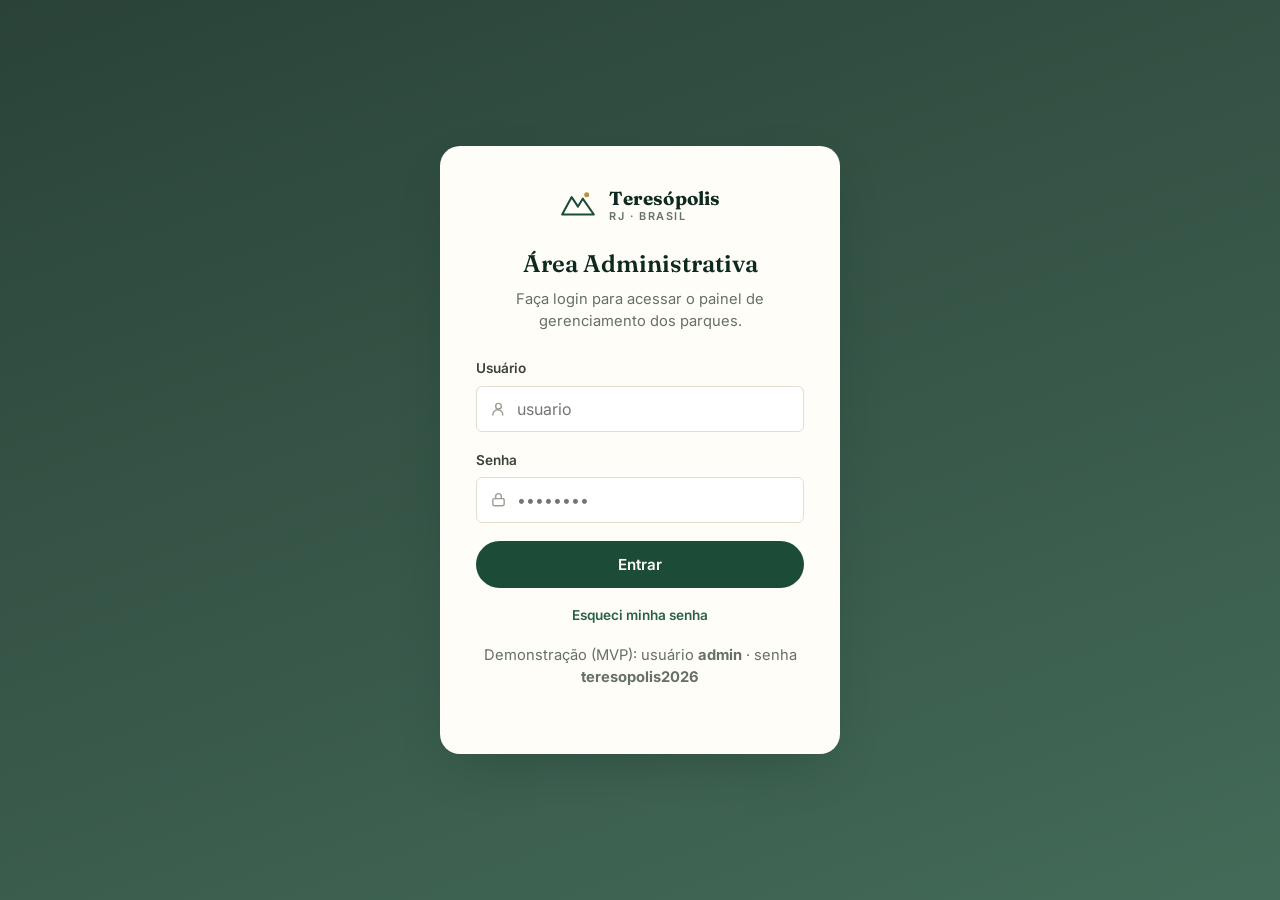
<file: PROJETO FRONT-END FACULDADE/teresopolis/admin.html>
<!DOCTYPE html>
<html lang="pt-BR">
<head>
<meta charset="UTF-8">
<meta name="viewport" content="width=device-width, initial-scale=1.0">
<title>Painel Administrativo — Teresópolis Parques</title>
<link rel="stylesheet" href="css/style.css">
</head>
<body>

<div class="admin-shell">
  <aside class="admin-sidebar">
    <a href="index.html" class="logo">
      <svg viewBox="0 0 48 48" fill="none" xmlns="http://www.w3.org/2000/svg" aria-hidden="true">
        <path d="M4 36L16 14L24 26L30 16L44 36H4Z" stroke="#dfe8de" stroke-width="2.6" stroke-linejoin="round" stroke-linecap="round"/>
        <circle cx="35" cy="11" r="3.2" fill="#b8933d"/>
      </svg>
      <span class="logo-text"><strong>Teresópolis</strong><span>RJ · BRASIL</span></span>
    </a>
    <nav class="admin-nav" id="admin-nav">
      <a href="#dashboard" data-view="dashboard" class="is-active">
        <svg viewBox="0 0 24 24" fill="none" stroke="currentColor" stroke-width="2"><rect x="3" y="3" width="7" height="9" rx="1.5"/><rect x="14" y="3" width="7" height="5" rx="1.5"/><rect x="14" y="12" width="7" height="9" rx="1.5"/><rect x="3" y="16" width="7" height="5" rx="1.5"/></svg>
        Dashboard
      </a>
      <a href="#parques" data-view="parques">
        <svg viewBox="0 0 24 24" fill="none" stroke="currentColor" stroke-width="2"><path d="M3 20l6-16 4 10 3-6 5 12"/></svg>
        Parques
      </a>
      <a href="#horarios" data-view="horarios">
        <svg viewBox="0 0 24 24" fill="none" stroke="currentColor" stroke-width="2"><circle cx="12" cy="12" r="9"/><polyline points="12 7 12 12 15.5 14"/></svg>
        Horários
      </a>
      <a href="#eventos" data-view="eventos">
        <svg viewBox="0 0 24 24" fill="none" stroke="currentColor" stroke-width="2"><rect x="3" y="5" width="18" height="16" rx="2"/><line x1="3" y1="10" x2="21" y2="10"/><line x1="8" y1="3" x2="8" y2="7"/><line x1="16" y1="3" x2="16" y2="7"/></svg>
        Eventos
      </a>
      <div class="nav-divider"></div>
      <a href="#midia" data-view="midia">
        <svg viewBox="0 0 24 24" fill="none" stroke="currentColor" stroke-width="2"><rect x="3" y="3" width="18" height="18" rx="2"/><circle cx="8.5" cy="8.5" r="1.8"/><path d="m21 15-5-5-9 9"/></svg>
        Mídia
      </a>
      <a href="#usuarios" data-view="usuarios">
        <svg viewBox="0 0 24 24" fill="none" stroke="currentColor" stroke-width="2"><circle cx="12" cy="8" r="4"/><path d="M4 21v-1a7 7 0 0 1 14 0v1"/></svg>
        Usuários
      </a>
      <a href="#configuracoes" data-view="configuracoes">
        <svg viewBox="0 0 24 24" fill="none" stroke="currentColor" stroke-width="2"><circle cx="12" cy="12" r="3"/><path d="M19.4 15a1.7 1.7 0 0 0 .3 1.9l.1.1a2 2 0 1 1-2.8 2.8l-.1-.1a1.7 1.7 0 0 0-1.9-.3 1.7 1.7 0 0 0-1 1.6V21a2 2 0 1 1-4 0v-.1a1.7 1.7 0 0 0-1-1.6 1.7 1.7 0 0 0-1.9.3l-.1.1a2 2 0 1 1-2.8-2.8l.1-.1a1.7 1.7 0 0 0 .3-1.9 1.7 1.7 0 0 0-1.6-1H3a2 2 0 1 1 0-4h.1a1.7 1.7 0 0 0 1.6-1 1.7 1.7 0 0 0-.3-1.9l-.1-.1a2 2 0 1 1 2.8-2.8l.1.1a1.7 1.7 0 0 0 1.9.3H9a1.7 1.7 0 0 0 1-1.6V3a2 2 0 1 1 4 0v.1a1.7 1.7 0 0 0 1 1.6 1.7 1.7 0 0 0 1.9-.3l.1-.1a2 2 0 1 1 2.8 2.8l-.1.1a1.7 1.7 0 0 0-.3 1.9V9a1.7 1.7 0 0 0 1.6 1H21a2 2 0 1 1 0 4h-.1a1.7 1.7 0 0 0-1.6 1z"/></svg>
        Configurações
      </a>
    </nav>
    <div class="admin-logout">
      <button id="logout-btn">
        <svg viewBox="0 0 24 24" fill="none" stroke="currentColor" stroke-width="2"><path d="M9 21H5a2 2 0 0 1-2-2V5a2 2 0 0 1 2-2h4"/><polyline points="16 17 21 12 16 7"/><line x1="21" y1="12" x2="9" y2="12"/></svg>
        Sair
      </button>
    </div>
  </aside>

  <div class="admin-main">
    <div class="admin-topbar">
      <div></div>
      <div class="admin-user">
        <span>Olá, Administrador</span>
        <span class="admin-avatar">A</span>
      </div>
    </div>
    <div class="admin-content" id="admin-content">
      <!-- preenchido via JavaScript -->
    </div>
  </div>
</div>

<div class="modal-overlay" id="modal-overlay">
  <div class="modal-card" id="modal-card"></div>
</div>

<script src="js/data.js"></script>
<script src="js/main.js"></script>
<script src="js/admin.js"></script>
</body>
</html>
</file>
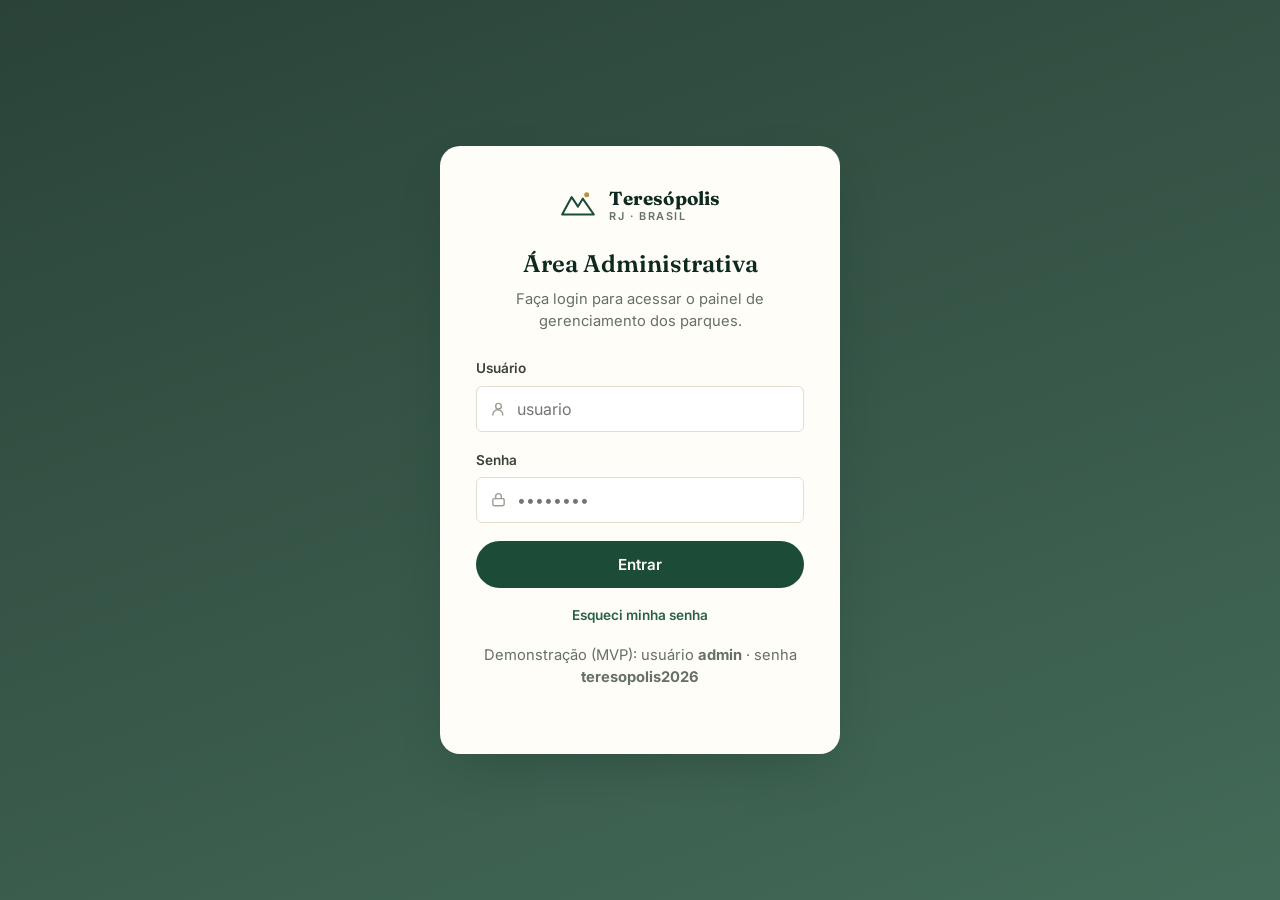
<file: PROJETO FRONT-END FACULDADE/teresopolis/login.html>
<!DOCTYPE html>
<html lang="pt-BR">
<head>
<meta charset="UTF-8">
<meta name="viewport" content="width=device-width, initial-scale=1.0">
<title>Área Administrativa — Teresópolis Parques</title>
<link rel="stylesheet" href="css/style.css">
<style>
  .login-page { --login-bg: url('https://images.unsplash.com/photo-1755371033904-21dd8a9d002b?w=1600&h=1000&fit=crop&q=70&auto=format'); }
</style>
</head>
<body>

<div class="login-page">
  <div class="login-card">
    <a href="index.html" class="logo">
      <svg viewBox="0 0 48 48" fill="none" xmlns="http://www.w3.org/2000/svg" aria-hidden="true">
        <path d="M4 36L16 14L24 26L30 16L44 36H4Z" stroke="#1c4c38" stroke-width="2.6" stroke-linejoin="round" stroke-linecap="round"/>
        <circle cx="35" cy="11" r="3.2" fill="#b8933d"/>
      </svg>
      <span class="logo-text"><strong>Teresópolis</strong><span>RJ · BRASIL</span></span>
    </a>
    <h1>Área Administrativa</h1>
    <p>Faça login para acessar o painel de gerenciamento dos parques.</p>

    <div class="login-error" id="login-error">Usuário ou senha incorretos. Tente novamente.</div>

    <form id="login-form">
      <div class="field">
        <label for="user">Usuário</label>
        <div class="field-icon">
          <svg viewBox="0 0 24 24" fill="none" stroke="currentColor" stroke-width="2"><circle cx="12" cy="8" r="4"/><path d="M4 21v-1a7 7 0 0 1 14 0v1"/></svg>
          <input type="text" id="user" autocomplete="username" required placeholder="usuario">
        </div>
      </div>
      <div class="field">
        <label for="pass">Senha</label>
        <div class="field-icon">
          <svg viewBox="0 0 24 24" fill="none" stroke="currentColor" stroke-width="2"><rect x="4" y="10" width="16" height="10" rx="2"/><path d="M8 10V7a4 4 0 0 1 8 0v3"/></svg>
          <input type="password" id="pass" autocomplete="current-password" required placeholder="••••••••">
        </div>
      </div>
      <button type="submit" class="btn btn-primary btn-block">Entrar</button>
    </form>

    <div class="login-links"><a href="#" id="forgot-link">Esqueci minha senha</a></div>
    <p class="login-hint">Demonstração (MVP): usuário <strong>admin</strong> · senha <strong>teresopolis2026</strong></p>
  </div>
</div>

<script src="js/data.js"></script>
<script src="js/main.js"></script>
<script>
  if (isLoggedIn()) window.location.href = 'admin.html';

  document.getElementById('login-form').addEventListener('submit', (e) => {
    e.preventDefault();
    const user = document.getElementById('user').value.trim();
    const pass = document.getElementById('pass').value;
    const errorBox = document.getElementById('login-error');
    if (login(user, pass)) {
      window.location.href = 'admin.html';
    } else {
      errorBox.classList.add('is-visible');
    }
  });

  document.getElementById('forgot-link').addEventListener('click', (e) => {
    e.preventDefault();
    alert('Em um sistema real, um e-mail de redefinição seria enviado. Use as credenciais de demonstração exibidas nesta página.');
  });
</script>
</body>
</html>
</file>
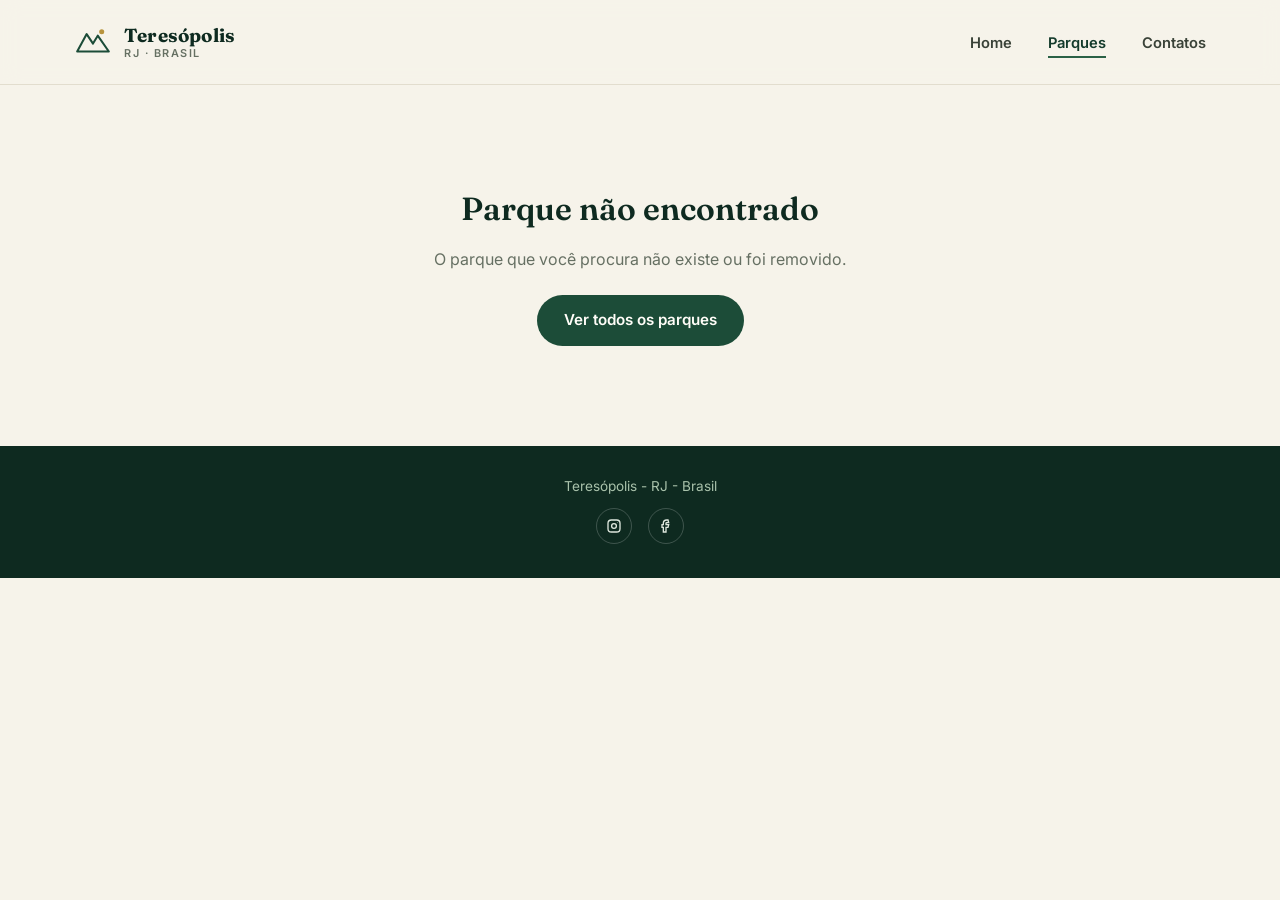
<file: PROJETO FRONT-END FACULDADE/teresopolis/parque.html>
<!DOCTYPE html>
<html lang="pt-BR">
<head>
<meta charset="UTF-8">
<meta name="viewport" content="width=device-width, initial-scale=1.0">
<title id="page-title">Parque — Teresópolis Parques</title>
<link rel="stylesheet" href="css/style.css">
</head>
<body>

<header class="site-header">
  <div class="container">
    <a href="index.html" class="logo">
      <svg viewBox="0 0 48 48" fill="none" xmlns="http://www.w3.org/2000/svg" aria-hidden="true">
        <path d="M4 36L16 14L24 26L30 16L44 36H4Z" stroke="#1c4c38" stroke-width="2.6" stroke-linejoin="round" stroke-linecap="round"/>
        <circle cx="35" cy="11" r="3.2" fill="#b8933d"/>
      </svg>
      <span class="logo-text"><strong>Teresópolis</strong><span>RJ · BRASIL</span></span>
    </a>
    <nav class="main-nav" id="main-nav">
      <ul>
        <li><a href="index.html">Home</a></li>
        <li><a href="parques.html" aria-current="page">Parques</a></li>
        <li><a href="contatos.html">Contatos</a></li>
      </ul>
    </nav>
    <button class="nav-toggle" aria-label="Abrir menu" aria-expanded="false" aria-controls="main-nav">
      <svg viewBox="0 0 24 24" fill="none" stroke="currentColor" stroke-width="2" stroke-linecap="round"><line x1="3" y1="6" x2="21" y2="6"/><line x1="3" y1="12" x2="21" y2="12"/><line x1="3" y1="18" x2="21" y2="18"/></svg>
    </button>
  </div>
</header>

<main id="park-root">
  <!-- preenchido via JavaScript -->
</main>

<footer class="site-footer">
  <div class="container">
    <p>Teresópolis - RJ - Brasil</p>
    <div class="footer-social">
      <a href="#" aria-label="Instagram"><svg viewBox="0 0 24 24" fill="none" stroke="currentColor" stroke-width="2"><rect x="3" y="3" width="18" height="18" rx="5"/><circle cx="12" cy="12" r="3.6"/><circle cx="17.2" cy="6.8" r="0.6" fill="currentColor" stroke="none"/></svg></a>
      <a href="#" aria-label="Facebook"><svg viewBox="0 0 24 24" fill="none" stroke="currentColor" stroke-width="2"><path d="M15 3h-2a5 5 0 0 0-5 5v2H6v4h2v7h4v-7h3l1-4h-4V8a1 1 0 0 1 1-1h3z"/></svg></a>
    </div>
  </div>
</footer>

<script src="js/data.js"></script>
<script src="js/main.js"></script>
<script>
  const params = new URLSearchParams(location.search);
  const parkId = params.get('id');
  const park = parkId ? getParkById(parkId) : null;
  const root = document.getElementById('park-root');

  if (!park) {
    root.innerHTML = `
      <div class="container" style="padding-block:100px; text-align:center;">
        <h1>Parque não encontrado</h1>
        <p style="color:var(--ink-500); margin-block:14px 24px;">O parque que você procura não existe ou foi removido.</p>
        <a class="btn btn-primary" href="parques.html">Ver todos os parques</a>
      </div>`;
  } else {
    document.getElementById('page-title').textContent = `${park.name} — Teresópolis Parques`;
    const isClosed = park.status === 'fechado';

    root.innerHTML = `
      <section class="detail-hero">
        <img src="${park.heroImage}" alt="${park.name}">
        <div class="detail-hero-content">
          <div class="container">
            <a class="back-link" href="parques.html">
              <svg viewBox="0 0 24 24" fill="none" stroke="currentColor" stroke-width="2.4" stroke-linecap="round" stroke-linejoin="round"><polyline points="15 18 9 12 15 6"/></svg>
              Voltar
            </a>
            <h1>${park.name}</h1>
            <p>${park.tagline}</p>
          </div>
        </div>
      </section>

      ${isClosed ? `
      <div class="detail-status-banner">
        <strong>⚠ Parque fechado</strong> ${park.statusNote || 'Este parque está temporariamente fechado. Consulte os horários para mais informações.'}
      </div>` : ''}

      <div class="tabs" id="tabs" role="tablist">
        <button class="is-active" data-tab="sobre" role="tab" aria-selected="true">
          <svg viewBox="0 0 24 24" fill="none" stroke="currentColor" stroke-width="2"><circle cx="12" cy="12" r="10"/><line x1="12" y1="16" x2="12" y2="12"/><line x1="12" y1="8" x2="12.01" y2="8"/></svg>
          Sobre
        </button>
        <button data-tab="trilhas" role="tab" aria-selected="false">
          <svg viewBox="0 0 24 24" fill="none" stroke="currentColor" stroke-width="2"><path d="M4 20l5-11 3 6 3-9 5 14"/></svg>
          Trilhas
        </button>
        <button data-tab="horarios" role="tab" aria-selected="false">
          <svg viewBox="0 0 24 24" fill="none" stroke="currentColor" stroke-width="2"><circle cx="12" cy="12" r="9"/><polyline points="12 7 12 12 15.5 14"/></svg>
          Horários
        </button>
        <button data-tab="eventos" role="tab" aria-selected="false">
          <svg viewBox="0 0 24 24" fill="none" stroke="currentColor" stroke-width="2"><rect x="3" y="5" width="18" height="16" rx="2"/><line x1="3" y1="10" x2="21" y2="10"/><line x1="8" y1="3" x2="8" y2="7"/><line x1="16" y1="3" x2="16" y2="7"/></svg>
          Eventos
        </button>
        <button data-tab="chegar" role="tab" aria-selected="false">
          <svg viewBox="0 0 24 24" fill="none" stroke="currentColor" stroke-width="2"><path d="M21 10c0 6-9 12-9 12s-9-6-9-12a9 9 0 0 1 18 0z"/><circle cx="12" cy="10" r="3"/></svg>
          Como chegar
        </button>
      </div>

      <div class="container">
        <!-- SOBRE -->
        <div class="tab-panel is-active" data-panel="sobre">
          <div class="detail-layout">
            <div>
              <div class="meta-row">
                <span class="meta-item"><svg viewBox="0 0 24 24" fill="none" stroke="currentColor" stroke-width="2"><path d="M21 10c0 6-9 12-9 12s-9-6-9-12a9 9 0 0 1 18 0z"/><circle cx="12" cy="10" r="3"/></svg>${park.location}</span>
                <span class="meta-item"><svg viewBox="0 0 24 24" fill="none" stroke="currentColor" stroke-width="2"><rect x="3" y="3" width="18" height="18" rx="3"/><path d="M8 3v4M16 3v4M3 10h18"/></svg>Fundado em ${park.founded}</span>
                <span class="meta-item"><svg viewBox="0 0 24 24" fill="none" stroke="currentColor" stroke-width="2"><path d="M3 20l6-16 4 10 3-6 5 12"/></svg>${park.biome}</span>
              </div>
              <h2 style="font-size:1.35rem; margin-bottom:12px;">Sobre o parque</h2>
              <p class="prose">${park.description}</p>

              <h2 style="font-size:1.15rem; margin-block:32px 16px;">Galeria de fotos</h2>
              <div class="gallery-grid">
                ${park.gallery.map((src, i) => `<a href="${src}" target="_blank" rel="noopener"><img src="${src}" alt="Foto ${i + 1} de ${park.name}" loading="lazy"></a>`).join('')}
              </div>
            </div>
            <aside>
              <div class="info-card">
                <h4>Horário de funcionamento</h4>
                <div class="kv-list">
                  <div class="kv"><span class="k">Todos os dias</span><span class="v">${park.hours.weekdays}</span></div>
                </div>
                <p style="font-size:0.82rem; color:var(--ink-500); margin-top:10px;">(${park.hours.note})</p>
              </div>
              <div class="info-card">
                <h4>Ficha técnica</h4>
                <div class="kv-list">
                  <div class="kv"><span class="k">Área</span><span class="v">${park.area}</span></div>
                  <div class="kv"><span class="k">Bioma</span><span class="v">${park.biome}</span></div>
                  <div class="kv"><span class="k">Criação</span><span class="v">${park.founded}</span></div>
                </div>
              </div>
              ${park.events.length ? `
              <div class="info-card">
                <h4>Próximos eventos</h4>
                ${park.events.slice(0, 3).map((ev) => `
                  <div class="event-item">
                    <span class="date">${formatDate(ev.date)}</span>
                    <div><div class="title">${ev.title}</div><div class="time">${ev.time}</div></div>
                  </div>`).join('')}
              </div>` : ''}
            </aside>
          </div>
        </div>

        <!-- TRILHAS -->
        <div class="tab-panel" data-panel="trilhas">
          <h2 style="font-size:1.35rem; margin-bottom:18px;">Trilhas e atrações</h2>
          <table class="trail-table">
            <thead><tr><th>Trilha</th><th>Dificuldade</th><th>Duração</th><th>Distância</th><th>Situação</th></tr></thead>
            <tbody>
              ${park.trails.map((t) => `
                <tr>
                  <td><strong>${t.name}</strong>${t.statusNote ? `<div class="trail-note">${t.statusNote}</div>` : ''}</td>
                  <td><span class="chip ${difficultyChipClass(t.difficulty)}">${t.difficulty}</span></td>
                  <td>${t.duration}</td>
                  <td>${t.distance}</td>
                  <td><span class="chip ${statusChipClass(t.status)}">${statusLabel(t.status)}</span></td>
                </tr>`).join('')}
            </tbody>
          </table>
        </div>

        <!-- HORÁRIOS -->
        <div class="tab-panel" data-panel="horarios">
          <h2 style="font-size:1.35rem; margin-bottom:18px;">Horário de funcionamento</h2>
          <div class="info-card" style="max-width:420px;">
            <div class="kv-list">
              <div class="kv"><span class="k">Segunda a sexta</span><span class="v">${park.hours.weekdays}</span></div>
              <div class="kv"><span class="k">Sábados, domingos e feriados</span><span class="v">${park.hours.weekend}</span></div>
            </div>
            <p style="font-size:0.85rem; color:var(--ink-500); margin-top:14px; border-top:1px solid var(--line); padding-top:14px;">${park.hours.note}.</p>
          </div>
        </div>

        <!-- EVENTOS -->
        <div class="tab-panel" data-panel="eventos">
          <h2 style="font-size:1.35rem; margin-bottom:18px;">Eventos programados</h2>
          <div class="info-card" style="max-width:520px;">
            ${park.events.length ? park.events.map((ev) => `
              <div class="event-item">
                <span class="date">${formatDate(ev.date)}</span>
                <div><div class="title">${ev.title}</div><div class="time">${ev.time}</div></div>
              </div>`).join('') : '<p style="color:var(--ink-500); font-size:0.92rem;">Nenhum evento programado no momento.</p>'}
          </div>
        </div>

        <!-- COMO CHEGAR -->
        <div class="tab-panel" data-panel="chegar">
          <h2 style="font-size:1.35rem; margin-bottom:18px;">Como chegar</h2>
          <p class="prose" style="max-width:640px;">${park.howToGet}</p>
        </div>

        <div class="cta-banner">
          <svg viewBox="0 0 24 24" fill="none" stroke="currentColor" stroke-width="2"><path d="M3 20l6-16 4 10 3-6 5 12"/></svg>
          Planeje sua visita e aproveite o melhor da natureza!
        </div>
      </div>
    `;

    const tabs = root.querySelectorAll('.tabs button');
    tabs.forEach((btn) => {
      btn.addEventListener('click', () => {
        tabs.forEach((b) => { b.classList.remove('is-active'); b.setAttribute('aria-selected', 'false'); });
        btn.classList.add('is-active');
        btn.setAttribute('aria-selected', 'true');
        root.querySelectorAll('.tab-panel').forEach((p) => p.classList.remove('is-active'));
        root.querySelector(`.tab-panel[data-panel="${btn.dataset.tab}"]`).classList.add('is-active');
      });
    });
  }
</script>
</body>
</html>
</file>
<file: PROJETO FRONT-END FACULDADE/teresopolis/css/style.css>
/* ==========================================================================
   TERESÓPOLIS · PARQUES — folha de estilos
   Tipografia: Fraunces (display) + Inter (corpo/UI)
   ========================================================================== */

@import url('https://fonts.googleapis.com/css2?family=Fraunces:opsz,wght@9..144,400;9..144,500;9..144,600;9..144,700&family=Inter:wght@400;500;600;700;800&display=swap');

:root {
  /* Cor — paleta de mata e serra */
  --forest-900: #0e2a20;
  --forest-800: #143b2c;
  --forest-700: #1c4c38;
  --forest-600: #2a6146;
  --forest-500: #3c7a58;
  --sage-300: #a9c2ab;
  --sage-100: #dfe8de;
  --cream-50: #f6f3ea;
  --paper: #fffdf8;
  --ink-900: #1a2119;
  --ink-700: #3a4238;
  --ink-500: #667063;
  --ink-300: #97a092;
  --line: #e2ddce;
  --clay-600: #a3402c;
  --clay-100: #f6e3dd;
  --gold-500: #b8933d;
  --gold-100: #f3e8cf;

  /* Tipografia */
  --font-display: 'Fraunces', Georgia, serif;
  --font-body: 'Inter', -apple-system, BlinkMacSystemFont, sans-serif;

  /* Layout */
  --container: 1180px;
  --radius-sm: 6px;
  --radius-md: 12px;
  --radius-lg: 20px;
  --shadow-card: 0 1px 2px rgba(14, 42, 32, 0.06), 0 8px 24px -12px rgba(14, 42, 32, 0.18);
  --shadow-pop: 0 20px 50px -20px rgba(14, 42, 32, 0.35);
}

* { box-sizing: border-box; }
html { scroll-behavior: smooth; }

body {
  margin: 0;
  font-family: var(--font-body);
  color: var(--ink-900);
  background: var(--cream-50);
  -webkit-font-smoothing: antialiased;
  line-height: 1.5;
}

img { max-width: 100%; display: block; }
a { color: inherit; text-decoration: none; }
ul { list-style: none; margin: 0; padding: 0; }
h1, h2, h3, h4 { font-family: var(--font-display); margin: 0; color: var(--forest-900); font-weight: 600; }
p { margin: 0; }
button { font-family: inherit; cursor: pointer; }
input, select, textarea { font-family: inherit; font-size: 1rem; }

:focus-visible {
  outline: 3px solid var(--gold-500);
  outline-offset: 2px;
}

.container {
  max-width: var(--container);
  margin-inline: auto;
  padding-inline: 24px;
}

.eyebrow {
  display: inline-flex;
  align-items: center;
  gap: 8px;
  font-size: 0.78rem;
  font-weight: 700;
  letter-spacing: 0.09em;
  text-transform: uppercase;
  color: var(--forest-600);
}

/* ---------------- Botões ---------------- */

.btn {
  display: inline-flex;
  align-items: center;
  justify-content: center;
  gap: 8px;
  padding: 13px 26px;
  border-radius: 999px;
  border: 1px solid transparent;
  font-weight: 600;
  font-size: 0.95rem;
  transition: transform 0.15s ease, background 0.15s ease, border-color 0.15s ease, color 0.15s ease;
  white-space: nowrap;
}
.btn:hover { transform: translateY(-1px); }
.btn-primary { background: var(--forest-700); color: var(--paper); }
.btn-primary:hover { background: var(--forest-600); }
.btn-outline { background: transparent; border-color: var(--forest-700); color: var(--forest-700); }
.btn-outline:hover { background: var(--forest-700); color: var(--paper); }
.btn-ghost-light { background: rgba(255,255,255,0.12); border-color: rgba(255,255,255,0.5); color: #fff; backdrop-filter: blur(4px); }
.btn-ghost-light:hover { background: rgba(255,255,255,0.25); }
.btn-sm { padding: 9px 18px; font-size: 0.85rem; }
.btn-danger { background: var(--clay-600); color: #fff; }
.btn-danger:hover { background: #832f1f; }
.btn-block { width: 100%; }

/* ---------------- Cabeçalho / navegação ---------------- */

.site-header {
  position: sticky;
  top: 0;
  z-index: 50;
  background: rgba(246, 243, 234, 0.92);
  backdrop-filter: blur(10px);
  border-bottom: 1px solid var(--line);
}
.site-header .container {
  display: flex;
  align-items: center;
  justify-content: space-between;
  height: 84px;
}
.logo {
  display: flex;
  align-items: center;
  gap: 12px;
}
.logo svg { width: 38px; height: 38px; flex-shrink: 0; }
.logo-text { display: flex; flex-direction: column; line-height: 1.15; }
.logo-text strong {
  font-family: var(--font-display);
  font-size: 1.18rem;
  font-weight: 700;
  color: var(--forest-900);
  letter-spacing: 0.01em;
}
.logo-text span {
  font-size: 0.68rem;
  letter-spacing: 0.14em;
  color: var(--ink-500);
  font-weight: 600;
}

.main-nav ul { display: flex; gap: 36px; align-items: center; }
.main-nav a {
  font-size: 0.92rem;
  font-weight: 600;
  color: var(--ink-700);
  position: relative;
  padding-bottom: 4px;
}
.main-nav a::after {
  content: '';
  position: absolute;
  left: 0; right: 0; bottom: -2px;
  height: 2px;
  background: var(--forest-600);
  transform: scaleX(0);
  transform-origin: left;
  transition: transform 0.2s ease;
}
.main-nav a:hover::after,
.main-nav a[aria-current="page"]::after { transform: scaleX(1); }
.main-nav a[aria-current="page"] { color: var(--forest-800); }

.nav-toggle {
  display: none;
  background: none;
  border: none;
  padding: 6px;
}
.nav-toggle svg { width: 26px; height: 26px; color: var(--forest-800); }

/* ---------------- Divisor de montanhas (assinatura visual) ---------------- */

.ridge-divider { display: block; width: 100%; line-height: 0; }
.ridge-divider svg { width: 100%; height: auto; display: block; }

/* ---------------- Hero / carrossel (Home) ---------------- */

.carousel {
  position: relative;
  overflow: hidden;
  height: min(78vh, 620px);
  min-height: 420px;
}
.carousel-track { position: relative; width: 100%; height: 100%; }
.carousel-slide {
  position: absolute;
  inset: 0;
  opacity: 0;
  visibility: hidden;
  transition: opacity 0.9s ease;
}
.carousel-slide.is-active { opacity: 1; visibility: visible; }
.carousel-slide img { width: 100%; height: 100%; object-fit: cover; }
.carousel-slide::before {
  content: '';
  position: absolute;
  inset: 0;
  background: linear-gradient(180deg, rgba(14,42,32,0.55) 0%, rgba(14,42,32,0.25) 38%, rgba(14,42,32,0.65) 100%);
}
.carousel-caption {
  position: absolute;
  inset: 0;
  display: flex;
  align-items: center;
  z-index: 2;
}
.carousel-caption .container { max-width: 640px; }
.carousel-caption .eyebrow { color: var(--sage-100); }
.carousel-caption h1 {
  color: #fff;
  font-size: clamp(2.1rem, 4.6vw, 3.4rem);
  line-height: 1.08;
  margin-block: 14px 12px;
}
.carousel-caption p {
  color: rgba(255,255,255,0.88);
  font-size: 1.08rem;
  margin-bottom: 26px;
  max-width: 46ch;
}
.carousel-park-name {
  font-family: var(--font-display);
  font-style: italic;
  color: var(--sage-100);
}

.carousel-nav {
  position: absolute;
  top: 50%;
  transform: translateY(-50%);
  z-index: 3;
  width: 44px;
  height: 44px;
  border-radius: 50%;
  background: rgba(255,255,255,0.9);
  border: none;
  display: flex;
  align-items: center;
  justify-content: center;
  color: var(--forest-800);
  transition: background 0.15s ease;
}
.carousel-nav:hover { background: #fff; }
.carousel-nav.prev { left: 20px; }
.carousel-nav.next { right: 20px; }
.carousel-nav svg { width: 20px; height: 20px; }

.carousel-dots {
  position: absolute;
  bottom: 22px;
  left: 0; right: 0;
  z-index: 3;
  display: flex;
  justify-content: center;
  gap: 9px;
}
.carousel-dots button {
  width: 9px; height: 9px;
  border-radius: 50%;
  background: rgba(255,255,255,0.5);
  border: none;
  padding: 0;
  transition: background 0.15s ease, transform 0.15s ease;
}
.carousel-dots button.is-active { background: #fff; transform: scale(1.25); }

/* ---------------- Seções gerais ---------------- */

.section { padding-block: 88px; }
.section-tight { padding-block: 56px; }
.section-head { max-width: 620px; margin-bottom: 48px; }
.section-head h2 { font-size: clamp(1.7rem, 3vw, 2.3rem); margin-block: 12px 12px; }
.section-head p { color: var(--ink-500); font-size: 1.05rem; }
.section-head.center { margin-inline: auto; text-align: center; }

.section-dark {
  background: var(--forest-900);
  color: var(--sage-100);
}
.section-dark .eyebrow { color: var(--sage-300); }
.section-dark h2 { color: #fff; }

/* ---------------- Grade de parques (cards) ---------------- */

.park-grid {
  display: grid;
  grid-template-columns: repeat(3, 1fr);
  gap: 28px;
}
.park-card {
  background: var(--paper);
  border-radius: var(--radius-lg);
  overflow: hidden;
  box-shadow: var(--shadow-card);
  display: flex;
  flex-direction: column;
  transition: transform 0.2s ease, box-shadow 0.2s ease;
}
.park-card:hover { transform: translateY(-4px); box-shadow: var(--shadow-pop); }
.park-card-media { position: relative; aspect-ratio: 4/3; overflow: hidden; }
.park-card-media img { width: 100%; height: 100%; object-fit: cover; }
.park-card-body { padding: 22px 24px 26px; display: flex; flex-direction: column; gap: 12px; flex: 1; }
.park-card-body h3 { font-size: 1.18rem; line-height: 1.3; }
.park-card-body p { color: var(--ink-500); font-size: 0.94rem; flex: 1; }
.park-card-body .btn { align-self: flex-start; margin-top: 6px; }

.status-pill {
  position: absolute;
  top: 14px; left: 14px;
  display: inline-flex;
  align-items: center;
  gap: 6px;
  padding: 6px 13px;
  border-radius: 999px;
  font-size: 0.74rem;
  font-weight: 700;
  letter-spacing: 0.03em;
  text-transform: uppercase;
  z-index: 2;
}
.status-pill::before { content: ''; width: 7px; height: 7px; border-radius: 50%; background: currentColor; }
.status-pill.is-open { background: rgba(42, 97, 70, 0.92); color: #fff; }
.status-pill.is-closed { background: rgba(163, 64, 44, 0.95); color: #fff; }

.list-row .park-card { flex-direction: row; align-items: stretch; }
.list-row .park-card-media { width: 280px; aspect-ratio: auto; flex-shrink: 0; }
.list-row .park-card-body { justify-content: center; }

/* ---------------- Rodapé ---------------- */

.site-footer {
  background: var(--forest-900);
  color: var(--sage-100);
  padding-block: 30px 34px;
  text-align: center;
}
.site-footer p { font-size: 0.85rem; color: var(--sage-300); margin-bottom: 12px; }
.footer-social { display: flex; justify-content: center; gap: 16px; }
.footer-social a {
  width: 36px; height: 36px;
  border-radius: 50%;
  display: flex; align-items: center; justify-content: center;
  border: 1px solid rgba(255,255,255,0.2);
  transition: background 0.15s ease;
}
.footer-social a:hover { background: rgba(255,255,255,0.12); }
.footer-social svg { width: 16px; height: 16px; }

/* ---------------- Página Parques (listagem) ---------------- */

.page-hero {
  background: var(--forest-800);
  background-image: linear-gradient(120deg, rgba(14,42,32,0.86), rgba(28,76,56,0.8)), var(--page-hero-img, none);
  background-size: cover;
  background-position: center;
  padding-block: 64px 52px;
  color: #fff;
}
.page-hero .eyebrow { color: var(--sage-300); }
.page-hero h1 { color: #fff; font-size: clamp(1.9rem, 3.6vw, 2.6rem); margin-block: 12px 10px; }
.page-hero p { color: rgba(255,255,255,0.85); font-size: 1.05rem; max-width: 52ch; }
.back-link {
  display: inline-flex; align-items: center; gap: 6px;
  font-size: 0.88rem; font-weight: 600; color: rgba(255,255,255,0.85);
  margin-bottom: 18px;
}
.back-link svg { width: 16px; height: 16px; }
.back-link:hover { color: #fff; }

/* ---------------- Página de detalhes do parque ---------------- */

.detail-hero {
  position: relative;
  height: 46vh;
  min-height: 320px;
  color: #fff;
}
.detail-hero img { width: 100%; height: 100%; object-fit: cover; }
.detail-hero::after {
  content: '';
  position: absolute; inset: 0;
  background: linear-gradient(180deg, rgba(14,42,32,0.55) 0%, rgba(14,42,32,0.15) 45%, rgba(14,42,32,0.75) 100%);
}
.detail-hero-content {
  position: absolute; inset: 0;
  display: flex; flex-direction: column; justify-content: flex-end;
  padding-bottom: 34px;
  z-index: 2;
}
.detail-hero-content h1 { color: #fff; font-size: clamp(1.7rem, 3.4vw, 2.5rem); margin-bottom: 8px; max-width: 20ch; }
.detail-hero-content p { color: rgba(255,255,255,0.88); font-size: 1.02rem; }
.detail-status-banner {
  background: var(--clay-600);
  color: #fff;
  text-align: center;
  padding: 12px 20px;
  font-weight: 700;
  font-size: 0.92rem;
  letter-spacing: 0.02em;
}
.detail-status-banner strong { text-transform: uppercase; letter-spacing: 0.05em; margin-right: 6px; }

.tabs {
  display: flex;
  gap: 4px;
  border-bottom: 1px solid var(--line);
  overflow-x: auto;
  background: var(--paper);
}
.tabs button {
  display: inline-flex; align-items: center; gap: 8px;
  padding: 18px 20px;
  background: none; border: none;
  font-weight: 600; font-size: 0.92rem;
  color: var(--ink-500);
  border-bottom: 2px solid transparent;
  white-space: nowrap;
}
.tabs button svg { width: 17px; height: 17px; }
.tabs button.is-active { color: var(--forest-800); border-bottom-color: var(--forest-700); }
.tabs button:hover { color: var(--forest-700); }

.tab-panel { display: none; padding-block: 44px; }
.tab-panel.is-active { display: block; }

.detail-layout {
  display: grid;
  grid-template-columns: 1.6fr 1fr;
  gap: 40px;
  align-items: start;
}
.info-card {
  background: var(--paper);
  border: 1px solid var(--line);
  border-radius: var(--radius-md);
  padding: 22px 24px;
}
.info-card + .info-card { margin-top: 18px; }
.info-card h4 {
  font-family: var(--font-body);
  font-size: 0.78rem;
  font-weight: 700;
  letter-spacing: 0.08em;
  text-transform: uppercase;
  color: var(--forest-600);
  margin-bottom: 14px;
}
.kv-list { display: flex; flex-direction: column; gap: 10px; }
.kv-list .kv { display: flex; justify-content: space-between; gap: 12px; font-size: 0.92rem; }
.kv-list .kv .k { color: var(--ink-500); }
.kv-list .kv .v { font-weight: 600; text-align: right; }

.meta-row { display: flex; flex-wrap: wrap; gap: 10px 26px; margin-bottom: 24px; }
.meta-item { display: flex; align-items: center; gap: 8px; font-size: 0.9rem; color: var(--ink-700); }
.meta-item svg { width: 17px; height: 17px; color: var(--forest-600); flex-shrink: 0; }
.prose { color: var(--ink-700); font-size: 1.02rem; line-height: 1.7; }

.event-item {
  display: flex; align-items: baseline; gap: 12px;
  padding-block: 11px;
  border-bottom: 1px solid var(--line);
}
.event-item:last-child { border-bottom: none; }
.event-item .date { font-weight: 700; color: var(--forest-700); font-size: 0.85rem; white-space: nowrap; }
.event-item .title { font-size: 0.92rem; }
.event-item .time { color: var(--ink-500); font-size: 0.82rem; }

.trail-table { width: 100%; border-collapse: collapse; }
.trail-table th, .trail-table td {
  text-align: left;
  padding: 14px 12px;
  border-bottom: 1px solid var(--line);
  font-size: 0.92rem;
}
.trail-table th { font-size: 0.74rem; letter-spacing: 0.06em; text-transform: uppercase; color: var(--ink-500); font-weight: 700; }
.chip {
  display: inline-flex; align-items: center; gap: 6px;
  padding: 4px 11px; border-radius: 999px;
  font-size: 0.76rem; font-weight: 700;
}
.chip.is-easy { background: var(--sage-100); color: var(--forest-700); }
.chip.is-mod { background: var(--gold-100); color: #8a6a1f; }
.chip.is-hard { background: var(--clay-100); color: var(--clay-600); }
.chip.status-aberta { background: var(--sage-100); color: var(--forest-700); }
.chip.status-manutencao { background: var(--clay-100); color: var(--clay-600); }
.trail-note { font-size: 0.82rem; color: var(--clay-600); margin-top: 3px; }

.gallery-grid {
  display: grid;
  grid-template-columns: repeat(4, 1fr);
  gap: 14px;
}
.gallery-grid img {
  width: 100%; aspect-ratio: 4/3; object-fit: cover;
  border-radius: var(--radius-sm);
  transition: transform 0.2s ease;
}
.gallery-grid a:hover img { transform: scale(1.03); }

.cta-banner {
  margin-top: 48px;
  background: var(--forest-700);
  color: #fff;
  border-radius: var(--radius-md);
  padding: 22px 28px;
  display: flex; align-items: center; gap: 14px;
  font-weight: 600;
}
.cta-banner svg { width: 22px; height: 22px; flex-shrink: 0; }

/* ---------------- Contatos ---------------- */

.contact-layout {
  display: grid;
  grid-template-columns: 1fr 1fr;
  gap: 48px;
  align-items: start;
}
.contact-media { border-radius: var(--radius-lg); overflow: hidden; aspect-ratio: 4/5; }
.contact-media img { width: 100%; height: 100%; object-fit: cover; }
.contact-list { display: flex; flex-direction: column; gap: 20px; margin-block: 26px 30px; }
.contact-list li { display: flex; gap: 14px; align-items: flex-start; }
.contact-list .icon-wrap {
  width: 40px; height: 40px; border-radius: 10px;
  background: var(--sage-100); color: var(--forest-700);
  display: flex; align-items: center; justify-content: center; flex-shrink: 0;
}
.contact-list .icon-wrap svg { width: 19px; height: 19px; }
.contact-list strong { display: block; font-size: 0.95rem; margin-bottom: 2px; }
.contact-list span { color: var(--ink-500); font-size: 0.92rem; }

.form-card, .admin-card {
  background: var(--paper);
  border: 1px solid var(--line);
  border-radius: var(--radius-lg);
  padding: 30px;
}
.field { margin-bottom: 18px; }
.field label { display: block; font-size: 0.85rem; font-weight: 600; margin-bottom: 7px; color: var(--ink-700); }
.field input, .field select, .field textarea {
  width: 100%;
  padding: 12px 14px;
  border-radius: var(--radius-sm);
  border: 1px solid var(--line);
  background: #fff;
  color: var(--ink-900);
}
.field input:focus, .field select:focus, .field textarea:focus { border-color: var(--forest-600); outline: none; box-shadow: 0 0 0 3px rgba(42,97,70,0.15); }
.field textarea { resize: vertical; min-height: 110px; }
.form-note { font-size: 0.82rem; color: var(--ink-500); margin-top: 10px; }
.form-success {
  display: none;
  background: var(--sage-100);
  color: var(--forest-800);
  padding: 12px 16px;
  border-radius: var(--radius-sm);
  font-size: 0.88rem;
  font-weight: 600;
  margin-bottom: 16px;
}
.form-success.is-visible { display: block; }

.admin-access-card {
  margin-top: 8px;
  background: var(--sage-100);
  border-radius: var(--radius-lg);
  padding: 26px;
  text-align: left;
}
.admin-access-card h3 { font-size: 1.05rem; margin-bottom: 6px; }
.admin-access-card p { color: var(--ink-700); font-size: 0.9rem; margin-bottom: 16px; }

/* ---------------- Login ---------------- */

.login-page {
  min-height: 100vh;
  display: flex; align-items: center; justify-content: center;
  padding: 24px;
  background-image: linear-gradient(160deg, rgba(14,42,32,0.88), rgba(28,76,56,0.82)), var(--login-bg);
  background-size: cover;
  background-position: center;
}
.login-card {
  width: 100%;
  max-width: 400px;
  background: var(--paper);
  border-radius: var(--radius-lg);
  padding: 40px 36px;
  box-shadow: var(--shadow-pop);
}
.login-card .logo { justify-content: center; margin-bottom: 22px; }
.login-card h1 { text-align: center; font-size: 1.5rem; margin-bottom: 6px; }
.login-card > p { text-align: center; color: var(--ink-500); font-size: 0.92rem; margin-bottom: 26px; }
.login-error {
  display: none;
  background: var(--clay-100); color: var(--clay-600);
  padding: 11px 14px; border-radius: var(--radius-sm);
  font-size: 0.85rem; font-weight: 600; margin-bottom: 16px;
}
.login-error.is-visible { display: block; }
.login-hint {
  margin-top: 18px;
  text-align: center;
  font-size: 0.78rem;
  color: var(--ink-300);
}
.login-links { text-align: center; margin-top: 14px; }
.login-links a { font-size: 0.85rem; color: var(--forest-600); font-weight: 600; }
.login-links a:hover { text-decoration: underline; }
.field-icon { position: relative; }
.field-icon svg { position: absolute; left: 14px; top: 50%; transform: translateY(-50%); width: 17px; height: 17px; color: var(--ink-300); }
.field-icon input { padding-left: 40px; }

/* ---------------- Painel administrativo ---------------- */

.admin-shell { display: flex; min-height: 100vh; }
.admin-sidebar {
  width: 232px;
  flex-shrink: 0;
  background: var(--forest-900);
  color: var(--sage-100);
  display: flex;
  flex-direction: column;
  padding: 22px 16px;
  position: sticky;
  top: 0;
  height: 100vh;
}
.admin-sidebar .logo { padding: 6px 8px 22px; border-bottom: 1px solid rgba(255,255,255,0.1); margin-bottom: 14px; }
.admin-sidebar .logo-text strong { color: #fff; }
.admin-sidebar .logo-text span { color: var(--sage-300); }
.admin-nav { display: flex; flex-direction: column; gap: 2px; flex: 1; }
.admin-nav a, .admin-nav button {
  display: flex; align-items: center; gap: 11px;
  padding: 11px 14px;
  border-radius: var(--radius-sm);
  font-size: 0.9rem; font-weight: 600;
  color: var(--sage-100);
  background: none; border: none; text-align: left; width: 100%;
}
.admin-nav a svg, .admin-nav button svg { width: 17px; height: 17px; opacity: 0.85; }
.admin-nav a:hover, .admin-nav button:hover { background: rgba(255,255,255,0.08); }
.admin-nav a.is-active { background: var(--forest-600); color: #fff; }
.admin-nav .nav-divider { height: 1px; background: rgba(255,255,255,0.1); margin: 10px 6px; }
.admin-logout { margin-top: auto; border-top: 1px solid rgba(255,255,255,0.1); padding-top: 12px; }

.admin-main { flex: 1; min-width: 0; background: var(--cream-50); }
.admin-topbar {
  height: 76px;
  display: flex; align-items: center; justify-content: space-between;
  padding-inline: 34px;
  border-bottom: 1px solid var(--line);
  background: var(--paper);
}
.admin-user { display: flex; align-items: center; gap: 12px; font-size: 0.9rem; font-weight: 600; }
.admin-avatar {
  width: 36px; height: 36px; border-radius: 50%;
  background: var(--sage-100); color: var(--forest-700);
  display: flex; align-items: center; justify-content: center;
  font-weight: 700; font-size: 0.85rem;
}
.admin-content { padding: 34px; max-width: 1080px; }
.admin-content h1 { font-size: 1.7rem; margin-bottom: 6px; }
.admin-content > p.lede { color: var(--ink-500); margin-bottom: 30px; }

.stat-grid { display: grid; grid-template-columns: repeat(3, 1fr); gap: 20px; margin-bottom: 36px; }
.stat-card {
  background: var(--paper); border: 1px solid var(--line); border-radius: var(--radius-md);
  padding: 22px 24px;
}
.stat-card .num { font-family: var(--font-display); font-size: 2.1rem; font-weight: 700; color: var(--forest-800); }
.stat-card .label { color: var(--ink-500); font-size: 0.88rem; margin-top: 4px; }
.stat-card.tone-a { border-top: 3px solid var(--forest-600); }
.stat-card.tone-b { border-top: 3px solid var(--gold-500); }
.stat-card.tone-c { border-top: 3px solid var(--clay-600); }

.quick-grid { display: grid; grid-template-columns: repeat(4, 1fr); gap: 16px; }
.quick-action {
  background: var(--paper); border: 1px solid var(--line); border-radius: var(--radius-md);
  padding: 20px 16px; text-align: center;
  display: flex; flex-direction: column; align-items: center; gap: 10px;
}
.quick-action .icon-wrap {
  width: 44px; height: 44px; border-radius: 12px;
  background: var(--forest-700); color: #fff;
  display: flex; align-items: center; justify-content: center;
}
.quick-action .icon-wrap svg { width: 20px; height: 20px; }
.quick-action span { font-size: 0.86rem; font-weight: 600; }
.quick-action:hover { border-color: var(--forest-500); }

.admin-table-card { background: var(--paper); border: 1px solid var(--line); border-radius: var(--radius-md); overflow: hidden; }
.admin-table-head { display: flex; align-items: center; justify-content: space-between; padding: 18px 22px; border-bottom: 1px solid var(--line); }
.admin-table-head h3 { font-size: 1.05rem; font-family: var(--font-body); font-weight: 700; }
table.admin-table { width: 100%; border-collapse: collapse; }
.admin-table th, .admin-table td { text-align: left; padding: 14px 22px; font-size: 0.88rem; border-bottom: 1px solid var(--line); }
.admin-table th { color: var(--ink-500); font-weight: 700; font-size: 0.74rem; text-transform: uppercase; letter-spacing: 0.05em; }
.admin-table tr:last-child td { border-bottom: none; }
.row-actions { display: flex; gap: 8px; }
.icon-btn {
  width: 32px; height: 32px; border-radius: 8px;
  border: 1px solid var(--line); background: #fff;
  display: flex; align-items: center; justify-content: center;
}
.icon-btn svg { width: 15px; height: 15px; color: var(--ink-500); }
.icon-btn:hover { border-color: var(--forest-600); }
.icon-btn.danger:hover { border-color: var(--clay-600); }
.icon-btn.danger:hover svg { color: var(--clay-600); }

.status-toggle { display: inline-flex; border-radius: 999px; overflow: hidden; border: 1px solid var(--line); }
.status-toggle button { padding: 7px 14px; font-size: 0.78rem; font-weight: 700; background: #fff; border: none; color: var(--ink-500); }
.status-toggle button.is-active.is-open { background: var(--forest-600); color: #fff; }
.status-toggle button.is-active.is-closed { background: var(--clay-600); color: #fff; }

.toast {
  position: fixed; bottom: 26px; right: 26px; z-index: 90;
  background: var(--forest-800); color: #fff;
  padding: 14px 22px; border-radius: var(--radius-sm);
  font-size: 0.88rem; font-weight: 600;
  box-shadow: var(--shadow-pop);
  transform: translateY(20px); opacity: 0; pointer-events: none;
  transition: transform 0.25s ease, opacity 0.25s ease;
}
.toast.is-visible { transform: translateY(0); opacity: 1; }

.modal-overlay {
  position: fixed; inset: 0; z-index: 100;
  background: rgba(14,42,32,0.5);
  display: none; align-items: center; justify-content: center;
  padding: 20px;
}
.modal-overlay.is-visible { display: flex; }
.modal-card {
  background: var(--paper); border-radius: var(--radius-lg);
  padding: 30px; width: 100%; max-width: 460px;
  box-shadow: var(--shadow-pop);
}
.modal-card h3 { font-size: 1.2rem; margin-bottom: 18px; }
.modal-actions { display: flex; gap: 12px; margin-top: 22px; }

.empty-note { padding: 30px 22px; text-align: center; color: var(--ink-500); font-size: 0.9rem; }

/* ---------------- Utilidades ---------------- */

.mt-0 { margin-top: 0 !important; }
.text-center { text-align: center; }
.visually-hidden {
  position: absolute; width: 1px; height: 1px; overflow: hidden;
  clip: rect(0 0 0 0); white-space: nowrap;
}

/* ==========================================================================
   Responsivo
   ========================================================================== */

@media (max-width: 980px) {
  .park-grid { grid-template-columns: repeat(2, 1fr); }
  .detail-layout { grid-template-columns: 1fr; }
  .contact-layout { grid-template-columns: 1fr; }
  .contact-media { aspect-ratio: 16/9; }
  .quick-grid { grid-template-columns: repeat(2, 1fr); }
  .stat-grid { grid-template-columns: 1fr; }
  .gallery-grid { grid-template-columns: repeat(2, 1fr); }
}

@media (max-width: 760px) {
  .main-nav { position: fixed; inset: 84px 0 0 0; background: var(--cream-50); padding: 26px 24px; transform: translateX(100%); transition: transform 0.25s ease; z-index: 40; }
  .main-nav.is-open { transform: translateX(0); }
  .main-nav ul { flex-direction: column; gap: 22px; align-items: flex-start; }
  .main-nav a { font-size: 1.1rem; }
  .nav-toggle { display: block; }
  .park-grid { grid-template-columns: 1fr; }
  .list-row .park-card { flex-direction: column; }
  .list-row .park-card-media { width: 100%; aspect-ratio: 4/3; }
  .section { padding-block: 56px; }
  .admin-shell { flex-direction: column; }
  .admin-sidebar { width: 100%; height: auto; position: relative; flex-direction: row; flex-wrap: wrap; }
  .admin-sidebar .logo { display: none; }
  .admin-nav { flex-direction: row; flex-wrap: wrap; }
  .admin-logout { margin-top: 0; border-top: none; }
  .admin-content { padding: 20px; }
  .quick-grid { grid-template-columns: 1fr 1fr; }
  .gallery-grid { grid-template-columns: repeat(2, 1fr); }
  .carousel-caption .container { padding-inline: 20px; }
}
</file>
